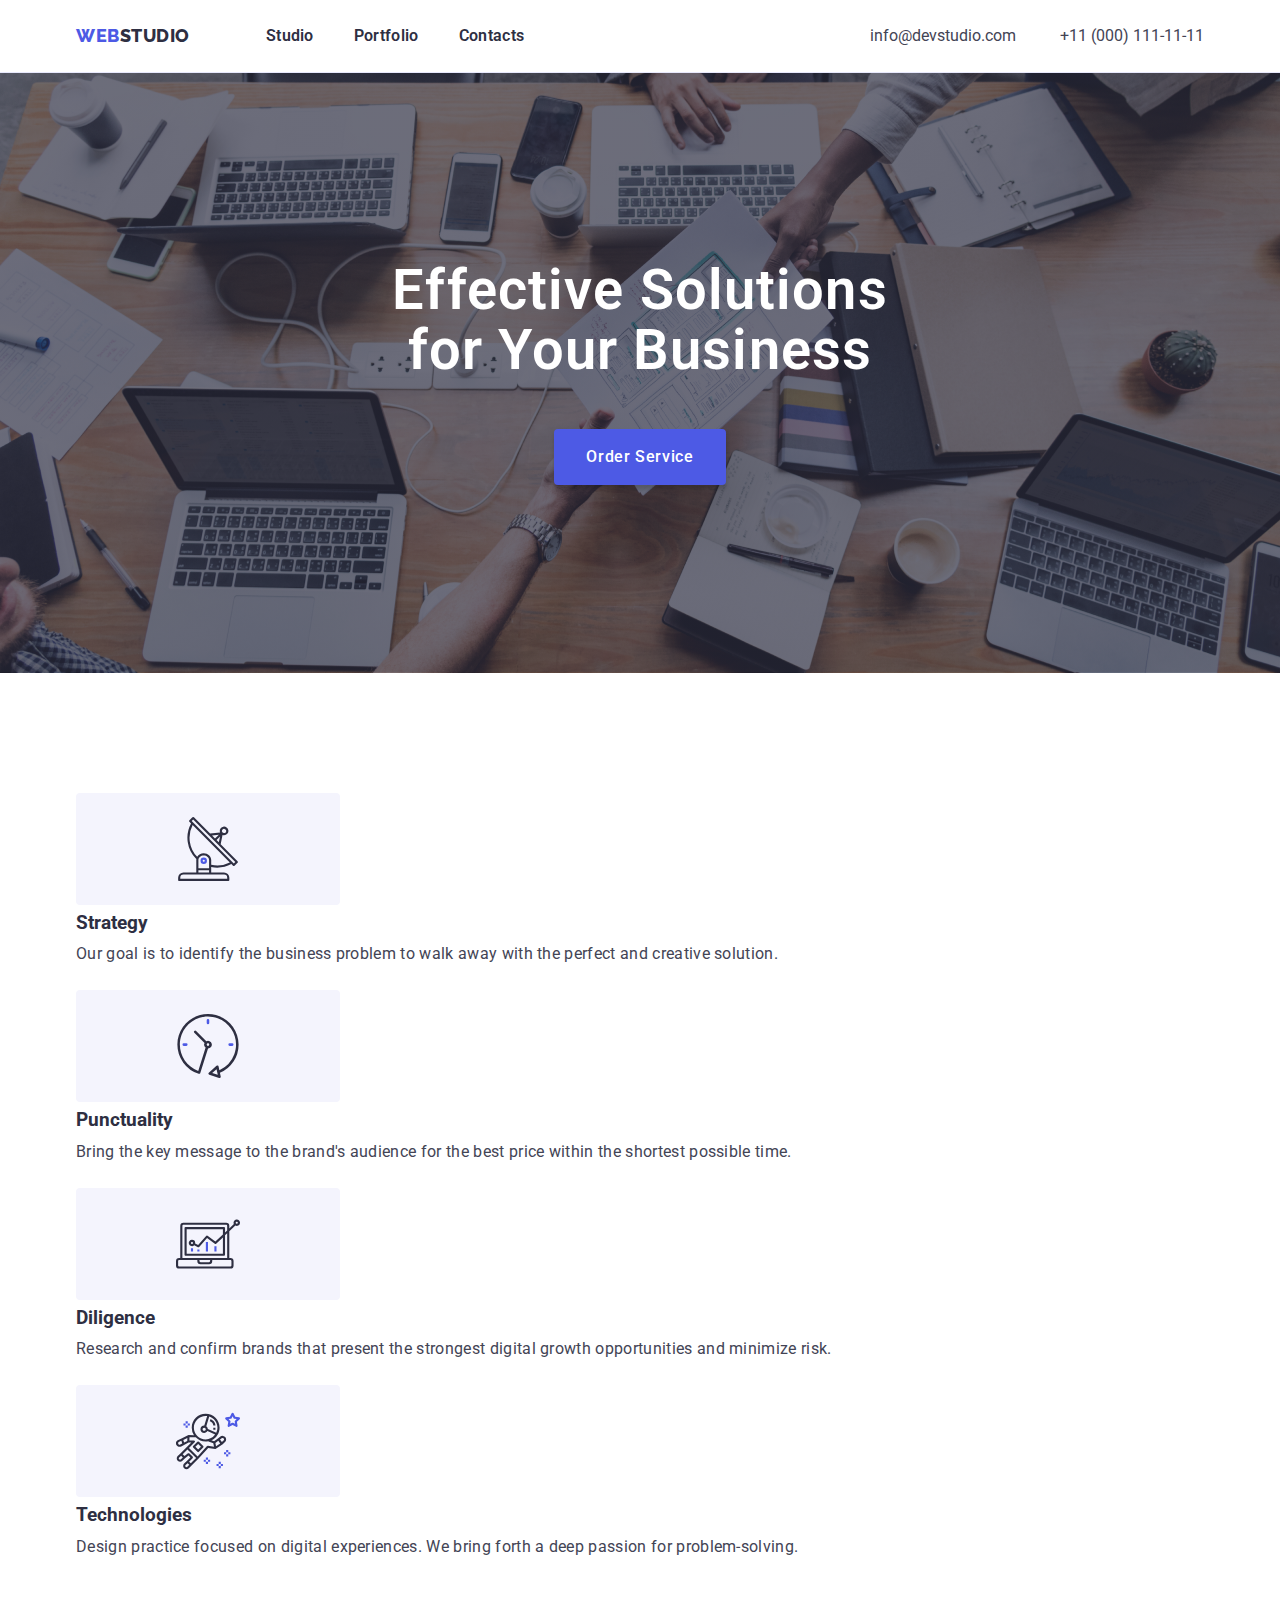
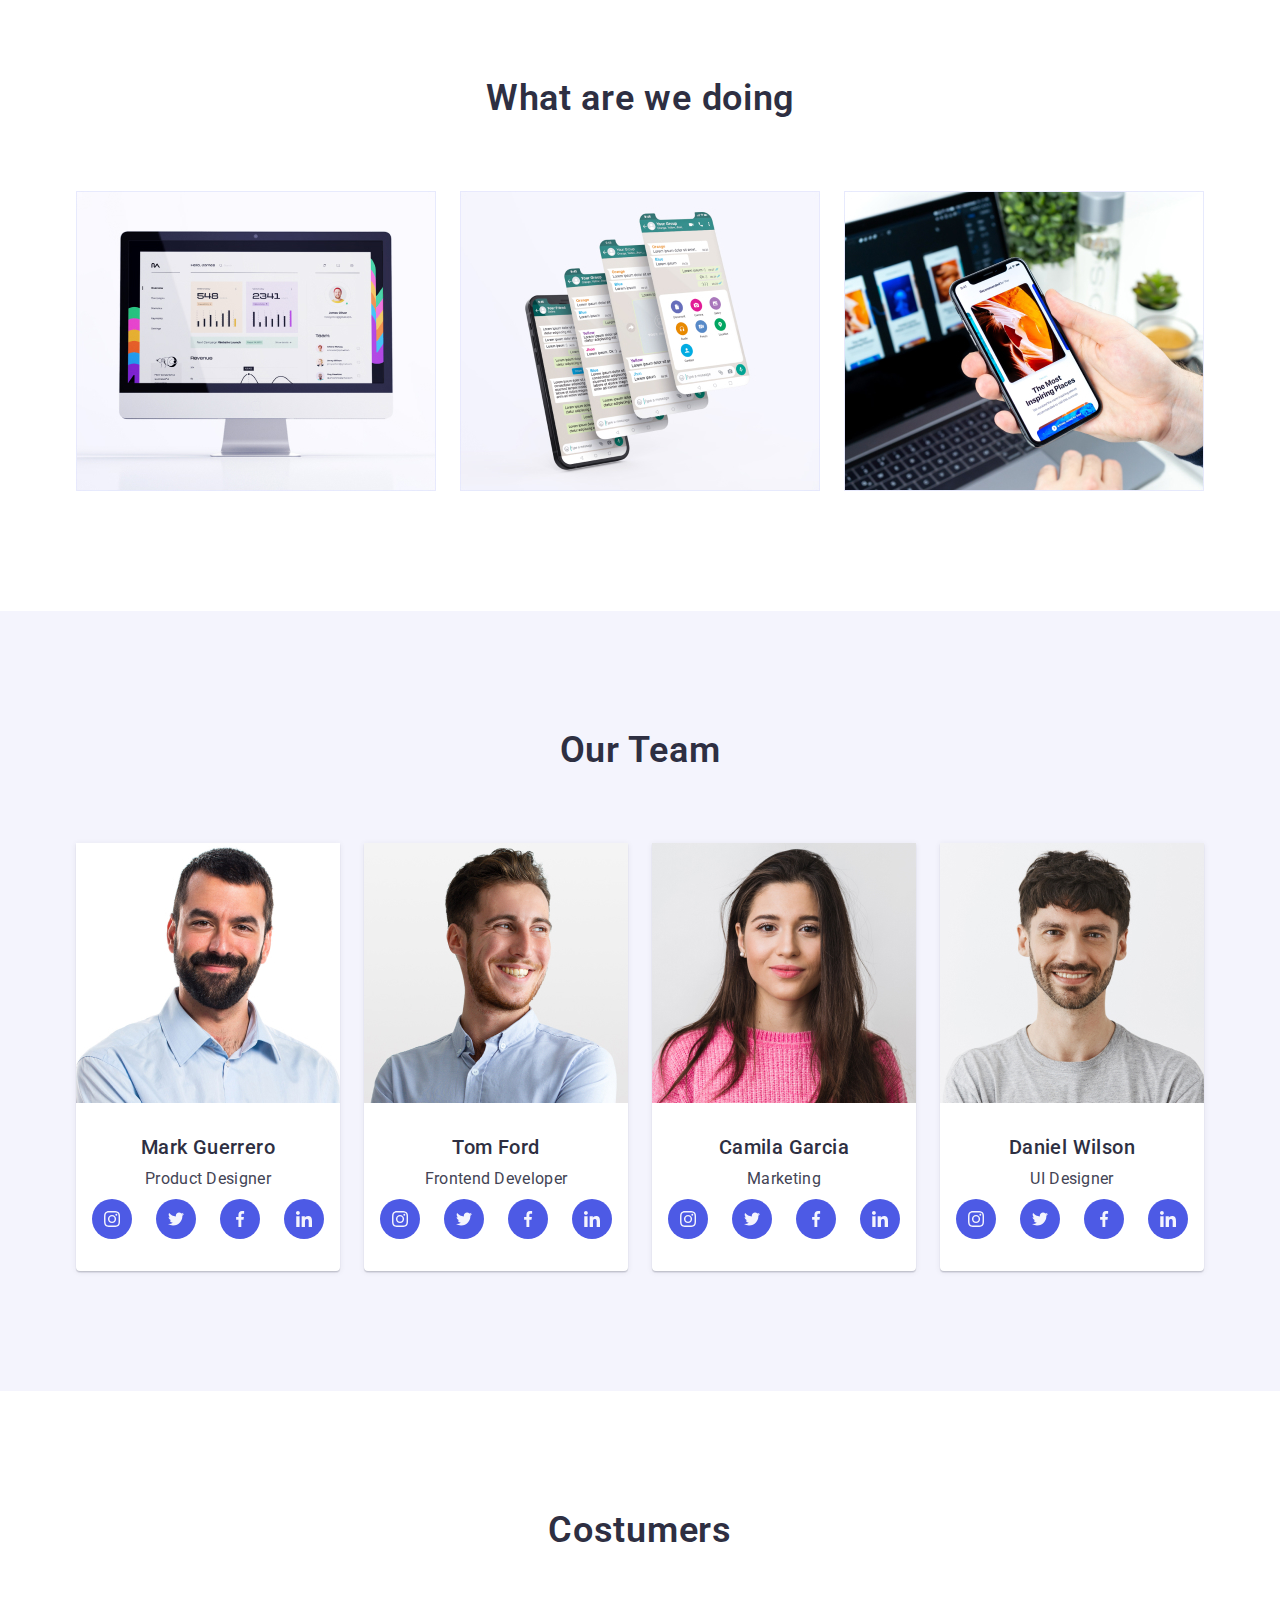
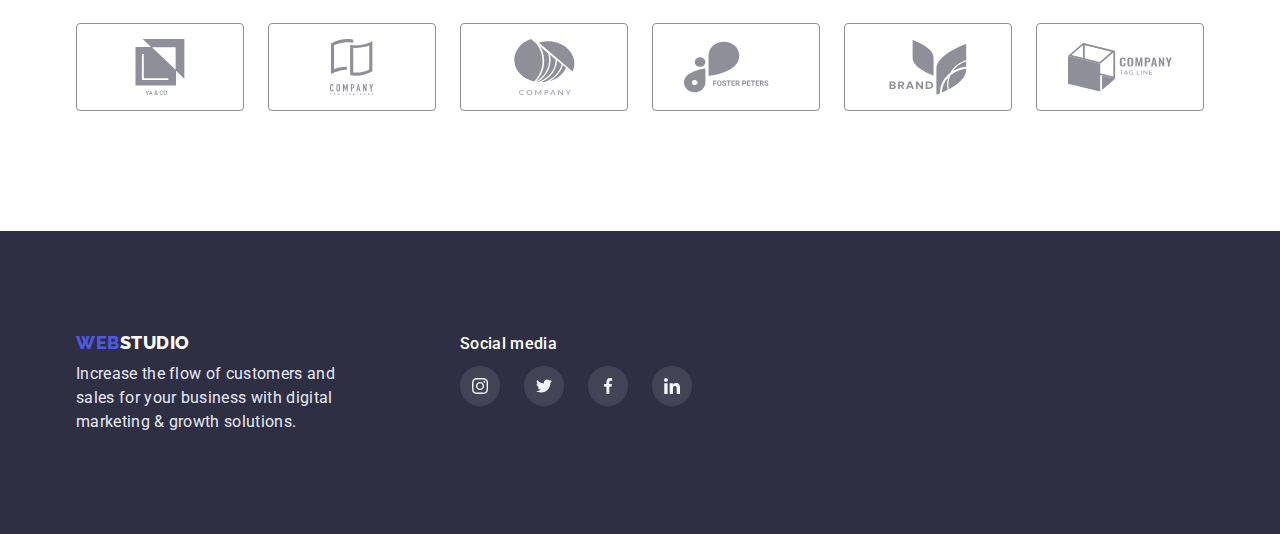
<file: index.html>
<!DOCTYPE html>
<html lang="en">
	<head>
		<meta charset="UTF-8" />
		<meta http-equiv="X-UA-Compatible" content="IE=edge" />
		<meta name="viewport" content="width=device-width, initial-scale=1.0" />
		<link rel="stylesheet" href="https://cdn.jsdelivr.net/npm/modern-normalize@1.0.0/modern-normalize.css" />
		<link rel="stylesheet" href="./css/styles.css" />
		<title>Web Studio</title>
		<link rel="preconnect" href="https://fonts.googleapis.com" />
		<link rel="preconnect" href="https://fonts.gstatic.com" crossorigin />
		<link
			href="https://fonts.googleapis.com/css2?family=Raleway:wght@800&family=Roboto:wght@400;500;700&display=swap"
			rel="stylesheet"
		/>
	</head>

	<body>
		<header class="main-head">
			<div class="container page-header-container">
				<nav class="nav">
					<a class="logo-name logo-name-top" href="./index.html">
						<span>WEB</span>STUDIO
					</a>
					<ul class="menu">
						<li class="menu-item line"><a class="top-menu" href="./index.html">Studio</a></li>
						<li class="menu-item line"><a class="top-menu" href="./portfolio.html">Portfolio</a></li>
						<li class="menu-item line"><a class="top-menu" href="#">Contacts</a></li>
					</ul>
				</nav>
				<adress>
					<a class="contact mail" href="mailto:info@devstudio.com">info@devstudio.com</a>
					<a class="contact phone" href="tel:+110001111111">+11 (000) 111-11-11</a>
				</adress>
			</div>
		</header>
		<main>
			<section class="head">
				<div class="container">
					<h1 class="header-title">
						Effective Solutions
						<br />
						for Your Business
					</h1>
					<button class="button-order" type="button">Order Service</button>
				</div>
			</section>
			<section class="descriptions">
				<div class="container">
					<ul class="description-work">
						<li class="names">
							<div class="features">
								<svg class="features-icon" width="64" height="64">
									<use href="./images/sprite.svg#icon-antenna"></use>
								</svg>
							</div>
							<h3 class="name">Strategy</h3>
							<p class="description">
								Our goal is to identify the business problem to walk away with the perfect and creative solution.
							</p>
						</li>
						<li class="names">
							<div class="features">
								<svg class="features-icon" width="64" height="64">
									<use href="./images/sprite.svg#icon-clock"></use>
								</svg>
							</div>
							<h3 class="name">Punctuality</h3>
							<p class="description">
								Bring the key message to the brand's audience for the best price within the shortest possible time.
							</p>
						</li>
						<li class="names">
							<div class="features">
								<svg class="features-icon" width="64" height="64">
									<use href="./images/sprite.svg#icon-diagram"></use>
								</svg>
							</div>
							<h3 class="name">Diligence</h3>
							<p class="description">
								Research and confirm brands that present the strongest digital growth opportunities and minimize risk.
							</p>
						</li>
						<li class="names">
							<div class="features">
								<svg class="features-icon" width="64" height="64">
									<use href="./images/sprite.svg#icon-astronaut"></use>
								</svg>
							</div>
							<h3 class="name">Technologies</h3>
							<p class="description">
								Design practice focused on digital experiences. We bring forth a deep passion for problem-solving.
							</p>
						</li>
					</ul>
				</div>
			</section>
			<section class="work">
				<div class="container">
					<h2 class="work-title">What are we doing</h2>
					<ul class="images">
						<li class="image">
							<img src="./images/img1.jpg" alt="website designe" width="360" />
						</li>
						<li class="image">
							<img src="./images/img2.jpg" alt="mobile designe" width="360" />
						</li>
						<li class="image">
							<img src="./images/img3.jpg" alt="mobile games" width="360" />
						</li>
					</ul>
				</div>
			</section>
			<section class="team">
				<div class="container">
					<h2 class="team-name">Our Team</h2>
					<ul class="team-cards">
						<li class="card">
							<img class="team-img" src="./images/Mark.jpg" alt="Mark Guerrero" width="264" />
							<div class="title-description">
								<h3 class="title">Mark Guerrero</h3>
								<p class="description-team">Product Designer</p>
								<ul class="social-list">
									<li class="social-list-item">
										<a href="" class="social-list-link">
											<svg class="social-list-icon" width="16" height="16">
												<use href="./images/sprite.svg#icon-instagram"></use>
											</svg>
										</a>
									</li>
									<li class="social-list-item">
										<a href="" class="social-list-link">
											<svg class="social-list-icon" width="16" height="16">
												<use href="./images/sprite.svg#icon-twitter"></use>
											</svg>
										</a>
									</li>
									<li class="social-list-item">
										<a href="" class="social-list-link">
											<svg class="social-list-icon" width="16" height="16">
												<use href="./images/sprite.svg#icon-facebook"></use>
											</svg>
										</a>
									</li>
									<li class="social-list-item">
										<a href="" class="social-list-link">
											<svg class="social-list-icon" width="16" height="16">
												<use href="./images/sprite.svg#icon-linkedin"></use>
											</svg>
										</a>
									</li>
								</ul>
							</div>
						</li>
						<li class="card">
							<img class="team-img" src="./images/Tom.jpg" alt="Tom Ford" width="264" />
							<div class="title-description">
								<h3 class="title">Tom Ford</h3>
								<p class="description-team">Frontend Developer</p>
								<ul class="social-list">
									<li class="social-list-item">
										<a href="" class="social-list-link">
											<svg class="social-list-icon" width="16" height="16">
												<use href="./images/sprite.svg#icon-instagram"></use>
											</svg>
										</a>
									</li>
									<li class="social-list-item">
										<a href="" class="social-list-link">
											<svg class="social-list-icon" width="16" height="16">
												<use href="./images/sprite.svg#icon-twitter"></use>
											</svg>
										</a>
									</li>
									<li class="social-list-item">
										<a href="" class="social-list-link">
											<svg class="social-list-icon" width="16" height="16">
												<use href="./images/sprite.svg#icon-facebook"></use>
											</svg>
										</a>
									</li>
									<li class="social-list-item">
										<a href="" class="social-list-link">
											<svg class="social-list-icon" width="16" height="16">
												<use href="./images/sprite.svg#icon-linkedin"></use>
											</svg>
										</a>
									</li>
								</ul>
							</div>
						</li>
						<li class="card">
							<img class="team-img" src="./images/Camila.jpg" alt="Camila Garcia" width="264" />
							<div class="title-description">
								<h3 class="title">Camila Garcia</h3>
								<p class="description-team">Marketing</p>
								<ul class="social-list">
									<li class="social-list-item">
										<a href="" class="social-list-link">
											<svg class="social-list-icon" width="16" height="16">
												<use href="./images/sprite.svg#icon-instagram"></use>
											</svg>
										</a>
									</li>
									<li class="social-list-item">
										<a href="" class="social-list-link">
											<svg class="social-list-icon" width="16" height="16">
												<use href="./images/sprite.svg#icon-twitter"></use>
											</svg>
										</a>
									</li>
									<li class="social-list-item">
										<a href="" class="social-list-link">
											<svg class="social-list-icon" width="16" height="16">
												<use href="./images/sprite.svg#icon-facebook"></use>
											</svg>
										</a>
									</li>
									<li class="social-list-item">
										<a href="" class="social-list-link">
											<svg class="social-list-icon" width="16" height="16">
												<use href="./images/sprite.svg#icon-linkedin"></use>
											</svg>
										</a>
									</li>
								</ul>
							</div>
						</li>
						<li class="card">
							<img class="team-img" src="./images/Daniel.jpg" alt="Daniel Wilson" width="264" />
							<div class="title-description">
								<h3 class="title">Daniel Wilson</h3>
								<p class="description-team">UI Designer</p>
								<ul class="social-list">
									<li class="social-list-item">
										<a href="" class="social-list-link">
											<svg class="social-list-icon" width="16" height="16">
												<use href="./images/sprite.svg#icon-instagram"></use>
											</svg>
										</a>
									</li>
									<li class="social-list-item">
										<a href="" class="social-list-link">
											<svg class="social-list-icon" width="16" height="16">
												<use href="./images/sprite.svg#icon-twitter"></use>
											</svg>
										</a>
									</li>
									<li class="social-list-item">
										<a href="" class="social-list-link">
											<svg class="social-list-icon" width="16" height="16">
												<use href="./images/sprite.svg#icon-facebook"></use>
											</svg>
										</a>
									</li>
									<li class="social-list-item">
										<a href="" class="social-list-link">
											<svg class="social-list-icon" width="16" height="16">
												<use href="./images/sprite.svg#icon-linkedin"></use>
											</svg>
										</a>
									</li>
								</ul>
							</div>
						</li>
					</ul>
				</div>
			</section>
			<section class="our-costumers">
				<div class="container">
					<h2 class="costumers-name">Costumers</h2>
					<ul class="costumers-list">
						<li class="costumers-logo-item">
							<a href="" class="costumers-list-link">
								<svg class="costumers-list-icon" width="104" height="56">
									<use href="./images/sprite.svg#icon-customer1"></use>
								</svg>
							</a>
						</li>
						<li class="costumers-logo-item">
							<a href="" class="costumers-list-link">
								<svg class="costumers-list-icon" width="104" height="56">
									<use href="./images/sprite.svg#icon-customer2"></use>
								</svg>
							</a>
						</li>
						<li class="costumers-logo-item">
							<a href="" class="costumers-list-link">
								<svg class="costumers-list-icon" width="104" height="56">
									<use href="./images/sprite.svg#icon-customer3"></use>
								</svg>
							</a>
						</li>
						<li class="costumers-logo-item">
							<a href="" class="costumers-list-link">
								<svg class="costumers-list-icon" width="104" height="56">
									<use href="./images/sprite.svg#icon-customer4"></use>
								</svg>
							</a>
						</li>
						<li class="costumers-logo-item">
							<a href="" class="costumers-list-link">
								<svg class="costumers-list-icon" width="104" height="56">
									<use href="./images/sprite.svg#icon-customer5"></use>
								</svg>
							</a>
						</li>
						<li class="costumers-logo-item">
							<a href="" class="costumers-list-link">
								<svg class="costumers-list-icon" width="104" height="56">
									<use href="./images/sprite.svg#icon-customer6"></use>
								</svg>
							</a>
						</li>
					</ul>
				</div>
			</section>
		</main>
		<footer class="footer">
			<div class="container">
				<div class="footer-position">
					<div class="footer-left-side">
						<a class="logo-name down" href="./index.html">
							<span>WEB</span>STUDIO
						</a>
						<p class="footer-desc">
							Increase the flow of customers and sales for your business with digital marketing & growth solutions.
						</p>
					</div>
					<div class="footer-right-side">
						<h3 class="footer-social-media-title">Social media</h3>
						<ul class="social-media-list">
							<li class="social-media-list-item">
								<a href="" class="social-media-list-link">
									<svg class="social-list-icon" width="16" height="16">
										<use href="./images/sprite.svg#icon-instagram"></use>
									</svg>
								</a>
							</li>
							<li class="social-media-list-item">
								<a href="" class="social-media-list-link">
									<svg class="social-list-icon" width="16" height="16">
										<use href="./images/sprite.svg#icon-twitter"></use>
									</svg>
								</a>
							</li>
							<li class="social-media-list-item">
								<a href="" class="social-media-list-link">
									<svg class="social-list-icon" width="16" height="16">
										<use href="./images/sprite.svg#icon-facebook"></use>
									</svg>
								</a>
							</li>
							<li class="social-media-list-item">
								<a href="" class="social-media-list-link">
									<svg class="social-list-icon" width="16" height="16">
										<use href="./images/sprite.svg#icon-linkedin"></use>
									</svg>
								</a>
							</li>
						</ul>
					</div>
				</div>
			</div>
		</footer>
	</body>
</html>
</file>
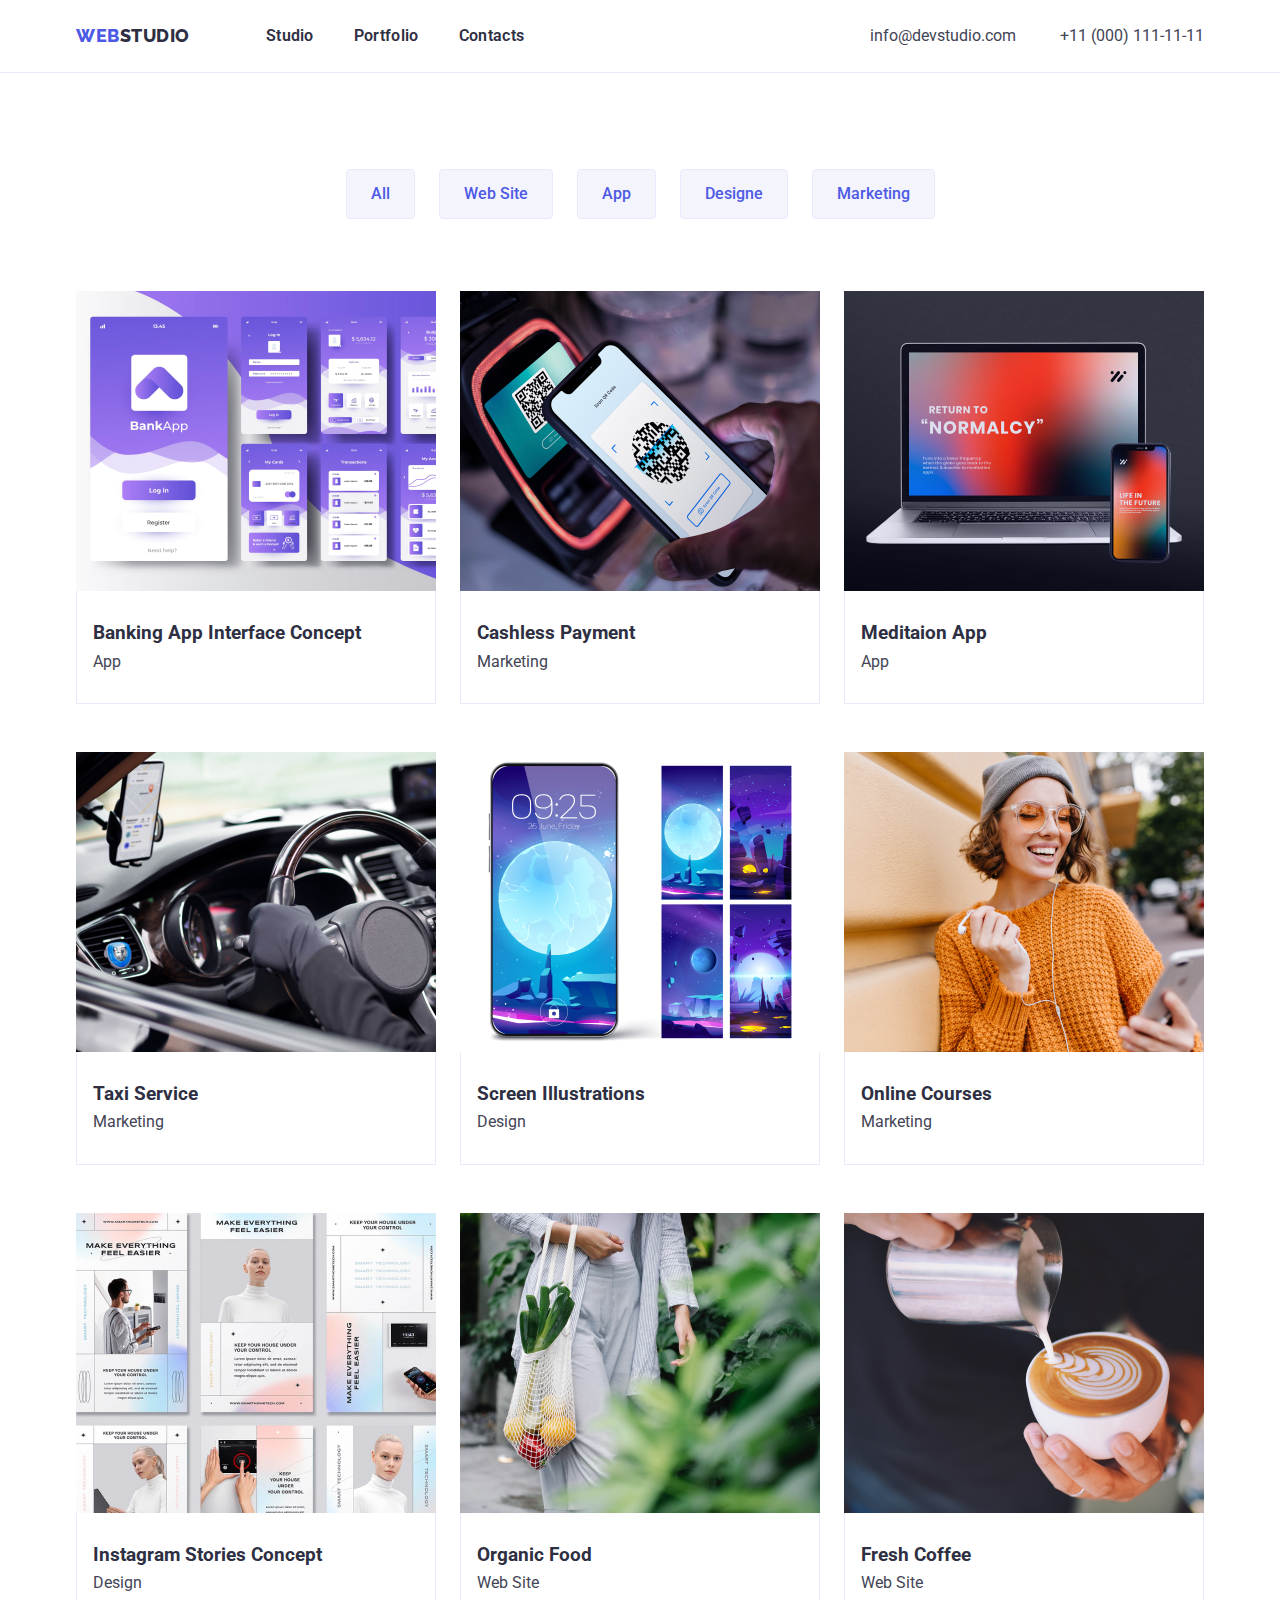
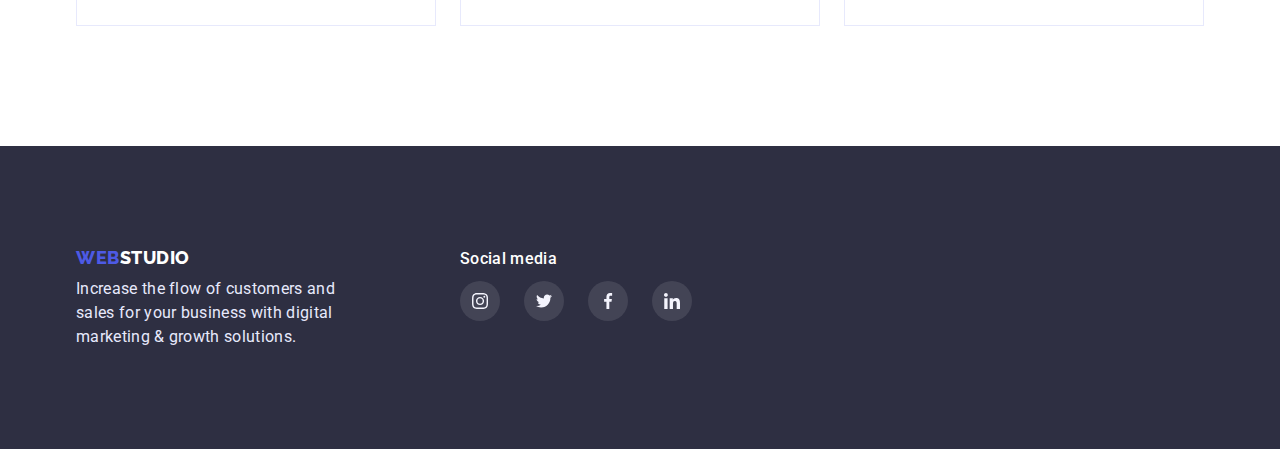
<file: portfolio.html>
<!DOCTYPE html>
<html lang="en">
	<head>
		<meta charset="UTF-8" />
		<meta http-equiv="X-UA-Compatible" content="IE=edge" />
		<meta name="viewport" content="width=device-width, initial-scale=1.0" />
		<link rel="stylesheet" href="https://cdn.jsdelivr.net/npm/modern-normalize@1.0.0/modern-normalize.css" />
		<link rel="stylesheet" href="./css/styles.css" />
		<title>Web Studio</title>
		<link rel="preconnect" href="https://fonts.googleapis.com" />
		<link rel="preconnect" href="https://fonts.gstatic.com" crossorigin />
		<link
			href="https://fonts.googleapis.com/css2?family=Raleway:wght@800&family=Roboto:wght@400;500;700&display=swap"
			rel="stylesheet"
		/>
	</head>

	<body>
		<header class="main-head">
			<div class="container page-header-container">
				<nav class="nav">
					<a class="logo-name logo-name-top" href="./index.html">
						<span>WEB</span>STUDIO
					</a>
					<ul class="menu">
						<li class="menu-item"><a class="top-menu" href="./index.html">Studio</a></li>
						<li class="menu-item"><a class="top-menu" href="./portfolio.html">Portfolio</a></li>
						<li class="menu-item"><a class="top-menu" href="#">Contacts</a></li>
					</ul>
				</nav>
				<adress>
					<a class="contact mail" href="mailto:info@devstudio.com">info@devstudio.com</a>
					<a class="contact phone" href="tel:+110001111111">+11 (000) 111-11-11</a>
				</adress>
			</div>
		</header>
		<main>
			<section class="main">
				<div class="container">
					<ul class="buttons">
						<li class="button-menu"><button class="buttons-decor" type="button">All</button></li>
						<li class="button-menu"><button class="buttons-decor" type="button">Web Site</button></li>
						<li class="button-menu"><button class="buttons-decor" type="button">App</button></li>
						<li class="button-menu"><button class="buttons-decor" type="button">Designe</button></li>
						<li class="button-menu"><button class="buttons-decor" type="button">Marketing</button></li>
					</ul>
					<ul class="cards">
						<li class="cards-row">
							<a href="" class="cards-link">
								<img class="img" src="./images/img4.jpg" alt="Banking App Interface Concept" width="360" />
								<div class="border-line card-description">
									<h3 class="title-porttfolio">Banking App Interface Concept</h3>
									<p class="description-portfolio">App</p>
								</div>
							</a>
						</li>
						<li class="cards-row">
							<a href="" class="cards-link">
								<img class="img" src="./images/img12.jpg" alt="Cashless Payment" width="360" />
								<div class="border-line card-description">
									<h3 class="title-porttfolio">Cashless Payment</h3>
									<p class="description-portfolio">Marketing</p>
								</div>
							</a>
						</li>
						<li class="cards-row">
							<a href="" class="cards-link">
								<img class="img" src="./images/img5.jpg" alt="Meditaion App" width="360" />
								<div class="border-line card-description">
									<h3 class="title-porttfolio">Meditaion App</h3>
									<p class="description-portfolio">App</p>
								</div>
							</a>
						</li>
						<li class="cards-row">
							<a href="" class="cards-link">
								<img class="img" src="./images/img6.jpg" alt="Taxi Service" width="360" />
								<div class="border-line card-description">
									<h3 class="title-porttfolio">Taxi Service</h3>
									<p class="description-portfolio">Marketing</p>
								</div>
							</a>
						</li>
						<li class="cards-row">
							<a href="" class="cards-link">
								<img class="img" src="./images/img7.jpg" alt="Screen Illustrations" width="360" />
								<div class="border-line card-description">
									<h3 class="title-porttfolio">Screen Illustrations</h3>
									<p class="description-portfolio">Design</p>
								</div>
							</a>
						</li>
						<li class="cards-row">
							<a href="" class="cards-link">
								<img class="img" src="./images/img8.jpg" alt="Online Courses" width="360" />
								<div class="border-line card-description">
									<h3 class="title-porttfolio">Online Courses</h3>
									<p class="description-portfolio">Marketing</p>
								</div>
							</a>
						</li>
						<li class="cards-row">
							<a href="" class="cards-link">
								<img class="img" src="./images/img9.jpg" alt="Instagram Stories Concept" width="360" />
								<div class="border-line card-description">
									<h3 class="title-porttfolio">Instagram Stories Concept</h3>
									<p class="description-portfolio">Design</p>
								</div>
							</a>
						</li>
						<li class="cards-row">
							<a href="" class="cards-link">
								<img class="img" src="./images/img10.jpg" alt="Organic Food" width="360" />
								<div class="border-line card-description">
									<h3 class="title-porttfolio">Organic Food</h3>
									<p class="description-portfolio">Web Site</p>
								</div>
							</a>
						</li>
						<li class="cards-row">
							<a href="" class="cards-link">
								<img class="img" src="./images/img11.jpg" alt="Camila Garcia" width="360" />
								<div class="border-line card-description">
									<h3 class="title-porttfolio">Fresh Coffee</h3>
									<p class="description-portfolio">Web Site</p>
								</div>
							</a>
						</li>
					</ul>
				</div>
			</section>
		</main>
		<footer class="footer">
			<div class="container">
				<div class="footer-position">
					<div class="footer-left-side">
						<a class="logo-name down" href="./index.html">
							<span>WEB</span>STUDIO
						</a>
						<p class="footer-desc">
							Increase the flow of customers and sales for your business with digital marketing & growth solutions.
						</p>
					</div>
					<div class="footer-right-side">
						<h3 class="footer-social-media-title">Social media</h3>
						<ul class="social-media-list">
							<li class="social-media-list-item">
								<a href="" class="social-media-list-link">
									<svg class="social-list-icon" width="16" height="16">
										<use href="./images/sprite.svg#icon-instagram"></use>
									</svg>
								</a>
							</li>
							<li class="social-media-list-item">
								<a href="" class="social-media-list-link">
									<svg class="social-list-icon" width="16" height="16">
										<use href="./images/sprite.svg#icon-twitter"></use>
									</svg>
								</a>
							</li>
							<li class="social-media-list-item">
								<a href="" class="social-media-list-link">
									<svg class="social-list-icon" width="16" height="16">
										<use href="./images/sprite.svg#icon-facebook"></use>
									</svg>
								</a>
							</li>
							<li class="social-media-list-item">
								<a href="" class="social-media-list-link">
									<svg class="social-list-icon" width="16" height="16">
										<use href="./images/sprite.svg#icon-linkedin"></use>
									</svg>
								</a>
							</li>
						</ul>
					</div>
				</div>
			</div>
		</footer>
	</body>
</html>
</file>
<file: css/styles.css>
:root {
    --brand-color: #2E2F42;
    --desc-color: #434455;
    --main-color:#ffffff;
    --team-color:#f4f4fd;
    --hover-menu-color:#404BBF;
    --social-icon-bg:#4D5AE5;
    --primary-brand :#4D5AE5;
    --pressed-state:#404BBF;
    --success:#31D0AA;
    --subtle-text:#8E8F99;
    --accent:#E7E9FC;

/* ***змінні other*** */
    --indent: 24px;
    --items: 4;
}

body{
font-family: 'Roboto', normal;
color:var(--brand-color);
}
ul{
    list-style-type:none;
}
h1,
h2,
h3,
h4,
p{
margin-bottom: 0;
margin-top: 0;
}
ul,
ol{
    margin-top: 0;
    margin-bottom: 0;
    padding-left: 0;
}
img{
    display: block;
}
button{
    cursor: pointer;
}
/* logo */
.logo-name span {
    color:var(--primary-brand);
}
.logo-name-top{
    margin-right: 76px;
}

.logo-name {
    font-family: 'Raleway';
    font-weight: 800;
    font-size: 18px;
    text-decoration: none;
    line-height: 1.3em;
    letter-spacing: 0.03em;
    color: var(--brand-color);
}
.down{
    color:var(--main-color);
}
.container{
width: 1158px;
margin-left: auto;
margin-right: auto;
padding-left: 15px;
padding-right: 15px;
}
/* *****header-position***** */
.page-header-container{
    display: flex;
    align-items: center;
    justify-content: space-between;
}
.main-head{
        border-bottom: 1px solid #e7e8fc;
}

.nav{
    display: flex;
    align-items: center;
}
.menu{
    display: flex;
    align-items: center;
}

.menu-item:not(:last-child){
    margin-right: 40px;
}
/* header-style */
.top-menu {
    font-weight: 600;
    font-size: 16px;
    text-decoration: none;
    line-height :1.5;
    letter-spacing: 0.02em;
    color: var(--brand-color);
    padding-top: 24px;
    padding-bottom: 24px;
    display: block;
}
.top-menu:hover{
     color:var(--desc-color);;
}

.mail {
    text-decoration: none;
    font-weight: 400;
    font-size: 16px;
    color: var(--desc-color);
}
.phone{
    text-decoration: none;
    font-weight: 400;
    font-size: 16px;
    color: var(--desc-color);
    margin-left: 40px;

}
.mail:hover {
    color:var(--primary-brand);
   
} 
.phone:hover {
    color:var(--primary-brand);

}
.top-menu:focus {
    color:var(--desc-color);

}
.contact{
    padding-top: 24px;
    padding-bottom: 24px;
}
.contact:focus {
    color: var(--primary-brand);
}
.footer-desc{
    font-weight: 400;
    font-size: 16px;
    line-height: 1.5;
    letter-spacing: 0.02em;
    color:#E7E9FC;
    margin-top: 8px;
}
.head-border{
    border: 1px solid #E7E9FC;
  
}

/* buttons */

.button-order{
    border-radius: 4px;
   padding-top: 16px;
   padding-bottom: 16px;
   padding-left: 32px;
   padding-right: 32px;
    font-family: 'Roboto';
    font-weight: 500;
    font-size: 16px;
    line-height: 24px;
    letter-spacing: 0.04em;
    background: var(--primary-brand);
    color: #ffffff;
    border: none;
    box-shadow: 0px 4px 4px rgba(0, 0, 0, 0.15)
}
.button-order:hover {
    background: var(--pressed-state);
        box-shadow: 0px 4px 4px rgba(0, 0, 0, 0.15);
        border-radius: 4px;
}

.buttons{
 display: flex;
 justify-content: center;
 margin-bottom: 72px;
}
.button-menu:not(:last-child){
    margin-right: 24px;
}
.buttons-decor{
   padding-top: 12px;
   padding-bottom: 12px;
   padding-left: 24px;
   padding-right: 24px;
   font-family: 'Roboto';
font-style: normal;
font-weight: 500;
font-size: 16px;
line-height: 24px;
background: var(--team-color);
border: 1px solid #E7E9FC;
border-radius: 4px;
color: var(--primary-brand);
}
.buttons-decor:hover {
    background: var(--pressed-state);
box-shadow: 0px 3px 1px rgba(0, 0, 0, 0.1), 0px 2px 1px rgba(0, 0, 0, 0.08), 0px 2px 2px rgba(0, 0, 0, 0.12);
border-radius: 4px;

border: 1px solid #404BBF;
color: #FFFFFF;
}
.buttons-decor:focus {
    background: #404BBF;
    box-shadow: 0px 3px 1px rgba(0, 0, 0, 0.1), 0px 2px 1px rgba(0, 0, 0, 0.08), 0px 2px 2px rgba(0, 0, 0, 0.12);
    border-radius: 4px;
    border: 1px solid #404BBF;
    color: #FFFFFF;
}
   
/* text-decor */

h1{
    font-weight: 600;
    font-size: 56px;
    line-height: 1.07;
    letter-spacing: 0.02em;
    color:white;
}
h2{
    font-weight: 600;
    font-size: 36px;
    line-height: 1.11;
    letter-spacing: 0.02em;
}

.team{
    background: var(--team-color);
}
.footer{
    background-color: var(--brand-color);
    padding-bottom: 100px;
}
.descriptions {
    background-color: var(--main-color);
}

.work {
    background-color: var(--main-color);
    padding-bottom: 120px;
}

.main {
    background-color: var(--main-color);
}

/* ******POSITION***** */

.head {
    background-color:rgba(46, 47, 66, 0.7);
    background-image: linear-gradient(rgba(46, 47, 66, 0.7), rgba(46, 47, 66, 0.7)), url(../images/head-img.jpg);
    background-repeat: no-repeat;
    background-position: center;
    background-size: cover;
    max-width: 1440px;
    margin-left: auto;
    margin-right: auto;
    text-align: center;
    padding-top: 188px;
    padding-bottom: 188px;
}
.header-title{
    margin-bottom: 48px;
}

.container-header {
    width: 507px;
    margin: 0 auto 48px;
}

.descriptions{
    padding-top: 120px;
    padding-bottom: 120px;
}
.description-work{
    display: flex;
    flex-wrap: wrap;
    gap:var(--indent);
}
.name{
    margin-bottom: 8px;
}
.names{
    flex-basis: calc((100% - var(--indent) * (var(--items) -1)) / var(--items)) ;
}
.features{
    display: flex;
    justify-content: center;
    align-items: center;
    width: 264px;
    height: 112px;
    border-radius: 4px;
    background-color: var(--team-color);
    margin-bottom: 8px;
}
.description{
    letter-spacing: 0.02em;;
    color: var(--desc-color);
    font-weight: 400;
    font-size: 16px;
    line-height: 24px;
}
.work-title{
    text-align: center;
    margin-bottom: 72px;
}
.images{
    display:flex;
    justify-content: space-between;
}
.team{
    padding-top: 120px;
    padding-bottom: 120px;
    background-color: #F4F4FD;
}
.team-name{
   text-align: center;
   margin-bottom: 72px;

}
.card{
    flex-basis: calc((100% - var(--indent) * (var(--items) -1)) / var(--items)) ;
    box-shadow: 0px 1px 6px rgba(46, 47, 66, 0.08), 0px 1px 1px rgba(46, 47, 66, 0.16), 0px 2px 1px rgba(46, 47, 66, 0.08);
    border-radius: 0px 0px 4px 4px; 
    background-color: var(--main-color);  
}
.title-description{
    padding-top: 32px;
    padding-bottom: 32px;
}

.card-description{
    padding-top: 32px;
    padding-bottom: 32px;
    padding-left: 16px;
}
.main{
    padding-top: 96px;
    padding-bottom: 120px;
}
.team-cards{
    display: flex;
        flex-wrap: wrap;
        gap:var(--indent);
}
.social-list{
    display: flex;
    justify-content: center;
    gap:24px;
}
.social-list-link{
    display: flex;
    justify-content: center;
    align-items: center;
    width: 40px;
    height: 40px;
    border-radius: 50%;
    background-color:var(--social-icon-bg) ;
}
.social-list-link:hover , .social-list-link:focus{
background-color: #404BBF;
}
   
.title{
    text-align: center;
    font-weight: 500;
    font-size: 20px;
    line-height: 24px;
    letter-spacing: 0.02em;
    color: var(--brand-color);
    margin-bottom: 8px;
}
.description-team {
    font-size: 16px;
    line-height: 1.5;
    letter-spacing: 0.02em;
    color: var(--desc-color);
    text-align: center;
    margin-bottom: 8px;
}


.footer{
    padding-top: 100px;
}
.footer-desc{
    width: 264px;
    height: 72px;
}

/* ****cards**** */
.cards{
    display: flex;
    flex-wrap: wrap;
    row-gap: 48px;
    column-gap: 24px;
}
.cards-row{
    flex-basis: calc((100% - var(--indent) * (3) -1)) / 3;
}
.cards-link{
    text-decoration: none;
}
.cards-row:hover{
    box-shadow: 0px 1px 6px rgba(46, 47, 66, 0.08), 0px 1px 1px rgba(46, 47, 66, 0.16), 0px 2px 1px rgba(46, 47, 66, 0.08);
}

.border-line{
   border: 1px solid #E7E9FC;
   border-top: none;
}
.img{
    display:block;
    max-width: 100%;
    height:auto;
}
.title-porttfolio{
    margin-bottom: 8px;
    color: var(--brand-color);
}
.description-portfolio {
    color: var(--desc-color);
}
.our-costumers{
    padding-top: 120px;
    padding-bottom: 120px;
}
.costumers-list-link{
    width: 100%;
    height: 100%;
    border: 1px solid #8E8F99;
    color: #8E8F99;
    border-radius: 4px;
    display:flex;
    justify-content: center;
    align-items: center;
}
.costumers-logo-item{
    width: 168px;
    height: 88px;
}
.costumers-list-icon{
    fill:currentColor;
}
.costumers-list-link:hover{
    color:var(--hover-menu-color);
    border-color: var(--hover-menu-color);
}
.costumers-list-link:focus {
    color: var(--hover-menu-color);
    border-color: var(--hover-menu-color);
}

.costumers-list{
    display: flex;
    justify-content: center;
    gap:24px;
}
.costumers-name{
    text-align: center;
    margin-bottom: 72px;
}
.social-media-list {
    display: flex;
    justify-content: center;
    gap: 24px;
}

.social-media-list-link {
    display: flex;
    justify-content: center;
    align-items: center;
    width: 40px;
    height: 40px;
    border-radius: 50%;
    background-color: rgba(255, 255, 255, 0.1);
}
.social-media-list-link:hover{
    background-color:#31D0AA;
}
.social-media-list-link:focus{
    background-color: #31D0AA;
}
.footer-social-media-title{
    font-weight: 500;
    font-size: 16px;
    line-height: 24px;
    letter-spacing: 0.02em;
    color: var(--main-color);
}
.footer-position{
    display:flex;
    align-items: baseline;
}
.footer-right-side{
    margin-left: 120px;

}
.social-media-list{
    margin-top: 10px;
}
</file>
